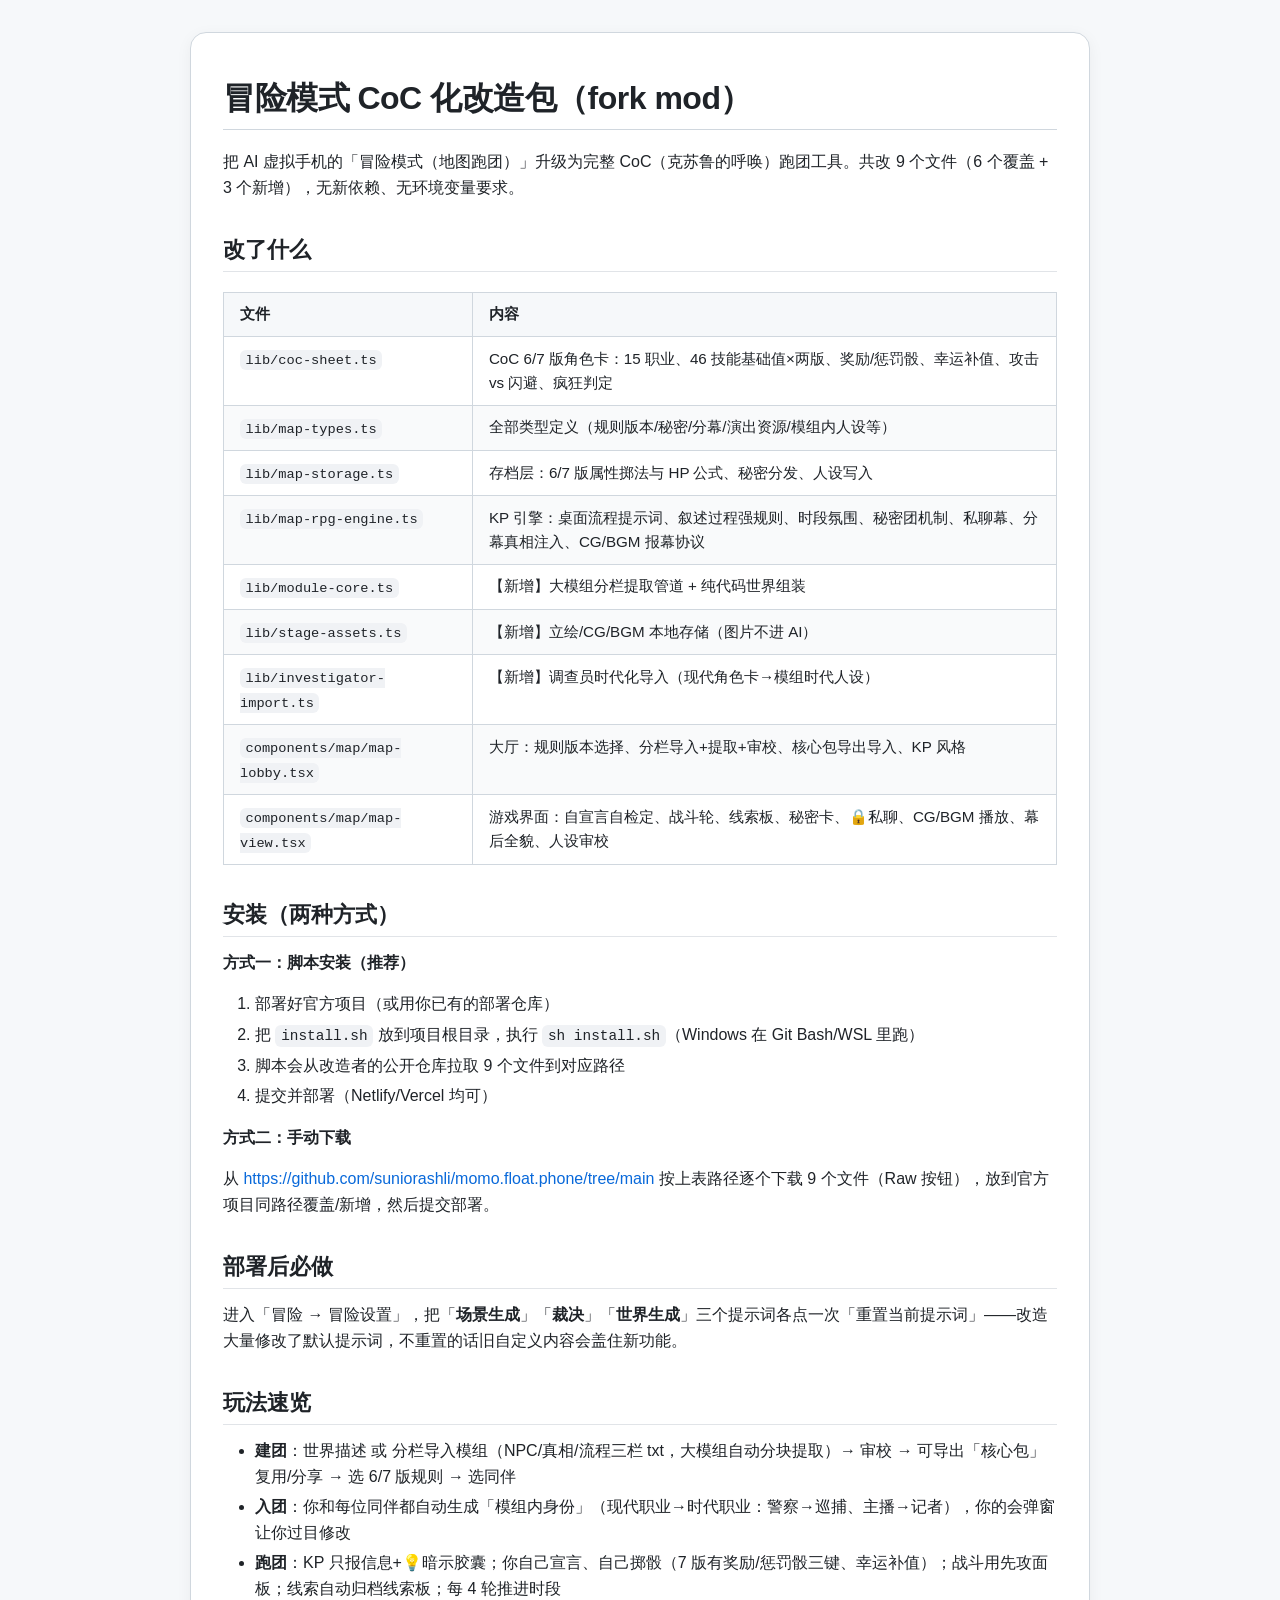
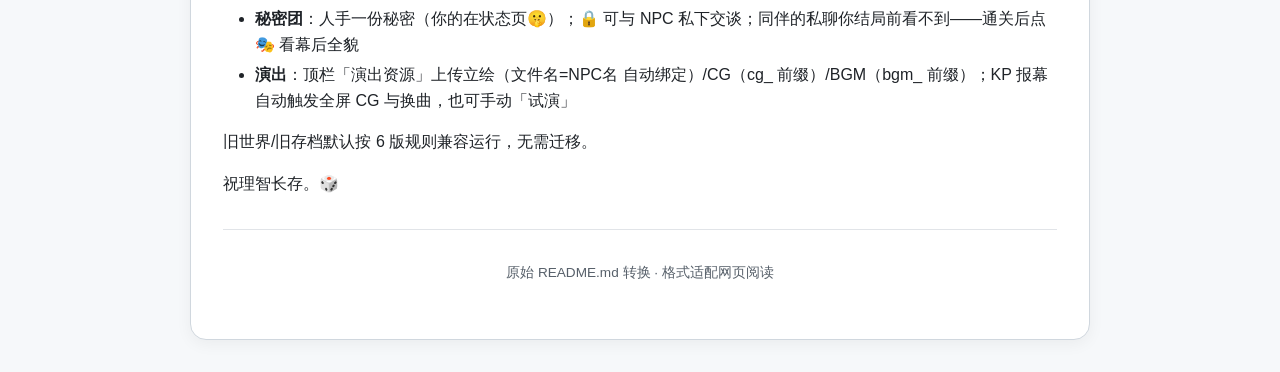
<file: 资源/应用bug改善/将冒险改成跑团/README.html>
<!DOCTYPE html>
<html lang="en">
<head>
    <meta charset="UTF-8">
    <meta name="viewport" content="width=device-width, initial-scale=1.0">
    <title>冒险模式 CoC 化改造包 · 说明</title>
    <style>
        /* 保持干净可读，接近 md 渲染风格 */
        * {
            margin: 0;
            padding: 0;
            box-sizing: border-box;
        }

        body {
            background-color: #f6f8fa;
            font-family: -apple-system, BlinkMacSystemFont, "Segoe UI", Helvetica, Arial, sans-serif;
            line-height: 1.6;
            color: #1f2328;
            padding: 2rem 1rem;
        }

        .markdown-body {
            max-width: 900px;
            margin: 0 auto;
            background: #ffffff;
            padding: 2.5rem 2rem;
            border-radius: 16px;
            box-shadow: 0 4px 16px rgba(0, 0, 0, 0.05);
            border: 1px solid #d0d7de;
        }

        /* 标题风格 */
        h1 {
            font-size: 2rem;
            font-weight: 600;
            padding-bottom: 0.3rem;
            border-bottom: 1px solid #d0d7de;
            margin-top: 0;
            margin-bottom: 1.2rem;
            letter-spacing: -0.5px;
        }

        h2 {
            font-size: 1.4rem;
            font-weight: 600;
            margin-top: 2rem;
            margin-bottom: 0.8rem;
            padding-bottom: 0.2rem;
            border-bottom: 1px solid #e1e4e8;
        }

        h3 {
            font-size: 1.2rem;
            font-weight: 600;
            margin-top: 1.5rem;
            margin-bottom: 0.5rem;
        }

        p {
            margin-bottom: 1rem;
        }

        /* 表格 */
        table {
            width: 100%;
            border-collapse: collapse;
            margin: 1.2rem 0;
            font-size: 0.95rem;
            display: block;
            overflow-x: auto;
            white-space: nowrap;
        }

        @media (min-width: 640px) {
            table {
                display: table;
                white-space: normal;
            }
        }

        th,
        td {
            border: 1px solid #d0d7de;
            padding: 0.6rem 1rem;
            text-align: left;
            vertical-align: top;
        }

        th {
            background-color: #f6f8fa;
            font-weight: 600;
        }

        tr:nth-child(even) {
            background-color: #f9fafb;
        }

        /* 列表 */
        ul,
        ol {
            margin-bottom: 1rem;
            padding-left: 2rem;
        }

        li {
            margin-bottom: 0.3rem;
        }

        /* 代码/路径 */
        code {
            font-family: "SFMono-Regular", Consolas, "Liberation Mono", Menlo, monospace;
            font-size: 0.9em;
            background-color: #f0f2f5;
            padding: 0.2em 0.4em;
            border-radius: 6px;
            color: #1f2328;
        }

        pre {
            background-color: #f6f8fa;
            padding: 1rem;
            border-radius: 8px;
            overflow-x: auto;
            border: 1px solid #d0d7de;
            margin: 1rem 0;
            font-size: 0.9rem;
        }

        /* 强调 */
        strong {
            font-weight: 600;
        }

        /* 链接 */
        a {
            color: #0969da;
            text-decoration: none;
        }

        a:hover {
            text-decoration: underline;
        }

        /* 引用块/注意事项 */
        blockquote {
            border-left: 4px solid #d0d7de;
            padding-left: 1rem;
            color: #57606a;
            margin: 1rem 0;
            background-color: #f9fafb;
            padding: 0.8rem 1.2rem;
            border-radius: 0 8px 8px 0;
        }

        /* 小图标点缀 */
        .emoji {
            font-style: normal;
        }

        hr {
            border: none;
            border-top: 1px solid #e1e4e8;
            margin: 2rem 0;
        }

        /* 内联徽章 */
        .badge {
            background: #eaeef2;
            border-radius: 20px;
            padding: 0.1rem 0.6rem;
            font-size: 0.8rem;
            font-weight: 500;
            color: #3a3f46;
            display: inline-block;
            margin-right: 0.3rem;
        }
    </style>
</head>
<body>
    <div class="markdown-body">
        <h1>冒险模式 CoC 化改造包（fork mod）</h1>
        <p>把 AI 虚拟手机的「冒险模式（地图跑团）」升级为完整 CoC（克苏鲁的呼唤）跑团工具。共改 9 个文件（6 个覆盖 + 3 个新增），无新依赖、无环境变量要求。</p>

        <h2>改了什么</h2>
        <table>
            <thead>
                <tr>
                    <th>文件</th>
                    <th>内容</th>
                </tr>
            </thead>
            <tbody>
                <tr>
                    <td><code>lib/coc-sheet.ts</code></td>
                    <td>CoC 6/7 版角色卡：15 职业、46 技能基础值×两版、奖励/惩罚骰、幸运补值、攻击 vs 闪避、疯狂判定</td>
                </tr>
                <tr>
                    <td><code>lib/map-types.ts</code></td>
                    <td>全部类型定义（规则版本/秘密/分幕/演出资源/模组内人设等）</td>
                </tr>
                <tr>
                    <td><code>lib/map-storage.ts</code></td>
                    <td>存档层：6/7 版属性掷法与 HP 公式、秘密分发、人设写入</td>
                </tr>
                <tr>
                    <td><code>lib/map-rpg-engine.ts</code></td>
                    <td>KP 引擎：桌面流程提示词、叙述过程强规则、时段氛围、秘密团机制、私聊幕、分幕真相注入、CG/BGM 报幕协议</td>
                </tr>
                <tr>
                    <td><code>lib/module-core.ts</code></td>
                    <td>【新增】大模组分栏提取管道 + 纯代码世界组装</td>
                </tr>
                <tr>
                    <td><code>lib/stage-assets.ts</code></td>
                    <td>【新增】立绘/CG/BGM 本地存储（图片不进 AI）</td>
                </tr>
                <tr>
                    <td><code>lib/investigator-import.ts</code></td>
                    <td>【新增】调查员时代化导入（现代角色卡→模组时代人设）</td>
                </tr>
                <tr>
                    <td><code>components/map/map-lobby.tsx</code></td>
                    <td>大厅：规则版本选择、分栏导入+提取+审校、核心包导出导入、KP 风格</td>
                </tr>
                <tr>
                    <td><code>components/map/map-view.tsx</code></td>
                    <td>游戏界面：自宣言自检定、战斗轮、线索板、秘密卡、🔒私聊、CG/BGM 播放、幕后全貌、人设审校</td>
                </tr>
            </tbody>
        </table>

        <h2>安装（两种方式）</h2>
        <p><strong>方式一：脚本安装（推荐）</strong></p>
        <ol>
            <li>部署好官方项目（或用你已有的部署仓库）</li>
            <li>把 <code>install.sh</code> 放到项目根目录，执行 <code>sh install.sh</code>（Windows 在 Git Bash/WSL 里跑）</li>
            <li>脚本会从改造者的公开仓库拉取 9 个文件到对应路径</li>
            <li>提交并部署（Netlify/Vercel 均可）</li>
        </ol>
        <p><strong>方式二：手动下载</strong></p>
        <p>从 <a href="https://github.com/suniorashli/momo.float.phone/tree/main" target="_blank" rel="noopener">https://github.com/suniorashli/momo.float.phone/tree/main</a> 按上表路径逐个下载 9 个文件（Raw 按钮），放到官方项目同路径覆盖/新增，然后提交部署。</p>

        <h2>部署后必做</h2>
        <p>进入「冒险 → 冒险设置」，把「<strong>场景生成</strong>」「<strong>裁决</strong>」「<strong>世界生成</strong>」三个提示词各点一次「重置当前提示词」——改造大量修改了默认提示词，不重置的话旧自定义内容会盖住新功能。</p>

        <h2>玩法速览</h2>
        <ul>
            <li><strong>建团</strong>：世界描述 或 分栏导入模组（NPC/真相/流程三栏 txt，大模组自动分块提取）→ 审校 → 可导出「核心包」复用/分享 → 选 6/7 版规则 → 选同伴</li>
            <li><strong>入团</strong>：你和每位同伴都自动生成「模组内身份」（现代职业→时代职业：警察→巡捕、主播→记者），你的会弹窗让你过目修改</li>
            <li><strong>跑团</strong>：KP 只报信息+💡暗示胶囊；你自己宣言、自己掷骰（7 版有奖励/惩罚骰三键、幸运补值）；战斗用先攻面板；线索自动归档线索板；每 4 轮推进时段</li>
            <li><strong>秘密团</strong>：人手一份秘密（你的在状态页🤫）；🔒 可与 NPC 私下交谈；同伴的私聊你结局前看不到——通关后点 🎭 看幕后全貌</li>
            <li><strong>演出</strong>：顶栏「演出资源」上传立绘（文件名=NPC名 自动绑定）/CG（cg_ 前缀）/BGM（bgm_ 前缀）；KP 报幕自动触发全屏 CG 与换曲，也可手动「试演」</li>
        </ul>

        <p>旧世界/旧存档默认按 6 版规则兼容运行，无需迁移。</p>

        <p>祝理智长存。🎲</p>

        <hr>
        <p style="font-size: 0.85rem; color: #57606a; text-align: center; margin-top: 1.5rem;">原始 README.md 转换 · 格式适配网页阅读</p>
    </div>
</body>
</html>
</file>
